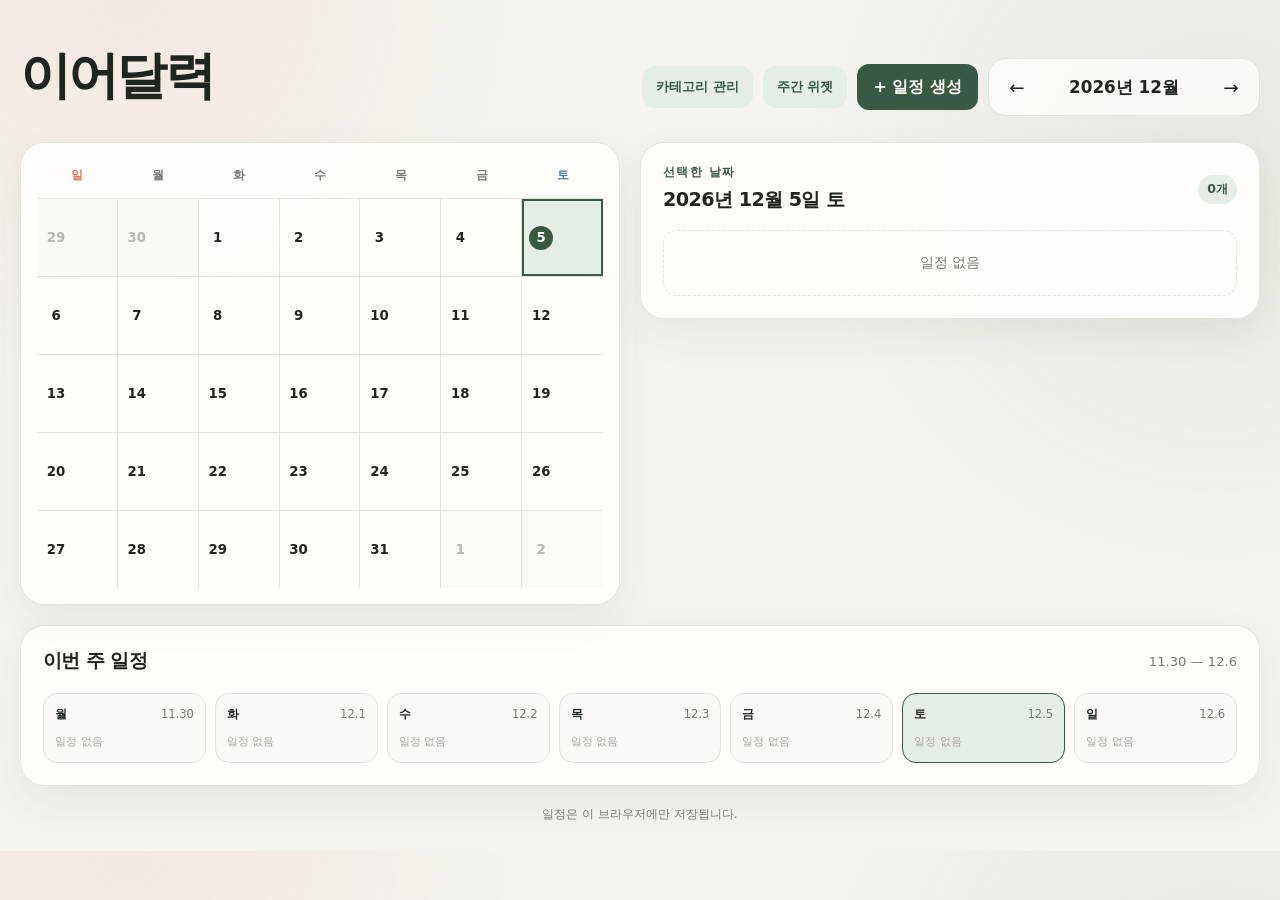
<file: index.html>
<!doctype html>
<html lang="ko">
  <head>
    <meta charset="UTF-8" />
    <meta name="viewport" content="width=device-width, initial-scale=1.0" />
    <meta name="description" content="일정과 관련 링크를 한곳에서 관리하는 월간 일정 웹앱" />
    <title>이어달력</title>
    <link rel="icon" href="data:image/svg+xml,%3Csvg xmlns='http://www.w3.org/2000/svg' viewBox='0 0 64 64'%3E%3Crect width='64' height='64' rx='16' fill='%23385a43'/%3E%3Cpath d='M18 26h28v22H18z' fill='%23fffefa'/%3E%3Cpath d='M18 31h28M25 18v12M39 18v12' stroke='%23fffefa' stroke-width='4' stroke-linecap='round'/%3E%3Ccircle cx='27' cy='39' r='3' fill='%23df775f'/%3E%3C/svg%3E" />
    <link rel="stylesheet" href="style.css" />
    <script src="calendar-data.js" defer></script>
    <script src="script.js" defer></script>
  </head>
  <body>
    <main class="app-shell">
      <header class="app-header">
        <div>
          <h1>이어달력</h1>
        </div>
        <div class="header-actions">
          <button class="widget-link" id="manage-categories" type="button">카테고리 관리</button>
          <a class="widget-link" href="widget.html">주간 위젯</a>
          <button class="primary-button header-create" id="create-event" type="button">+ 일정 생성</button>
          <div class="month-controls" aria-label="월 이동">
            <button class="icon-button" id="prev-month" type="button" aria-label="이전 달">←</button>
            <h2 id="current-month" aria-live="polite"></h2>
            <button class="icon-button" id="next-month" type="button" aria-label="다음 달">→</button>
          </div>
        </div>
      </header>

      <section class="workspace" aria-label="월간 일정 관리">
        <section class="calendar-card card" aria-labelledby="current-month">
          <div class="weekday-row" aria-hidden="true">
            <span>일</span><span>월</span><span>화</span><span>수</span><span>목</span><span>금</span><span>토</span>
          </div>
          <div id="calendar-grid" class="calendar-grid" role="grid" aria-label="월간 달력"></div>
        </section>

        <aside class="side-panel">
          <section class="card day-card" aria-labelledby="selected-date-heading">
            <div class="section-heading">
              <div>
                <p class="section-kicker">선택한 날짜</p>
                <h2 id="selected-date-heading"></h2>
              </div>
              <span id="event-count" class="count-badge"></span>
            </div>
            <div id="day-events" class="event-list" aria-live="polite"></div>
          </section>

        </aside>
      </section>

      <dialog id="event-dialog" class="form-dialog" aria-labelledby="form-heading">
          <section class="card form-card">
            <div class="section-heading">
              <div>
                <h2 id="form-heading">일정 생성</h2>
              </div>
              <button class="dialog-close" id="close-event-dialog" type="button" aria-label="닫기">×</button>
            </div>
            <form id="event-form" novalidate>
              <div class="field full-field">
                <label for="event-title">제목 <span aria-hidden="true">*</span></label>
                <input id="event-title" name="title" type="text" maxlength="60" required />
              </div>
              <div class="field-row">
                <div class="field">
                  <label for="event-date">시작 날짜 <span aria-hidden="true">*</span></label>
                  <input id="event-date" name="date" type="date" required />
                </div>
                <div class="field">
                  <label for="event-end-date">종료 날짜</label>
                  <input id="event-end-date" name="endDate" type="date" />
                </div>
              </div>
              <div class="field-row">
                <div class="field">
                  <label for="event-time">시간</label>
                  <input id="event-time" name="time" type="time" />
                </div>
                <div class="field">
                  <label for="event-type">카테고리</label>
                  <select id="event-type" name="type" required></select>
                </div>
              </div>
              <div class="field full-field">
                <label>관련 링크 <span class="optional">선택 · 여러 개 가능</span></label>
                <div id="event-links" class="link-fields"></div>
                <button class="add-link-button" id="add-link" type="button">+ 링크 추가</button>
              </div>
              <div class="field full-field">
                <label for="event-memo">메모 <span class="optional">선택</span></label>
                <textarea id="event-memo" name="memo" rows="3" maxlength="200"></textarea>
              </div>
              <p id="form-message" class="form-message" role="alert"></p>
              <div class="form-actions">
                <button class="primary-button" id="submit-button" type="submit">저장</button>
                <button class="secondary-button" id="cancel-edit" type="button">취소</button>
              </div>
            </form>
          </section>
      </dialog>

      <dialog id="category-dialog" class="form-dialog" aria-labelledby="category-heading">
        <section class="card form-card">
          <div class="section-heading">
            <h2 id="category-heading">카테고리 관리</h2>
            <button class="dialog-close" id="close-category-dialog" type="button" aria-label="닫기">×</button>
          </div>
          <form id="category-form">
            <div id="category-fields" class="category-fields"></div>
            <p id="category-message" class="form-message" role="alert"></p>
            <div class="form-actions">
              <button class="primary-button" type="submit">저장</button>
              <button class="secondary-button" id="cancel-categories" type="button">취소</button>
            </div>
          </form>
        </section>
      </dialog>

      <section class="card weekly-card" aria-labelledby="weekly-heading">
        <div class="section-heading weekly-heading-row">
          <div>
            <h2 id="weekly-heading">이번 주 일정</h2>
          </div>
          <p id="week-range" class="week-range"></p>
        </div>
        <div id="weekly-grid" class="weekly-grid"></div>
      </section>

      <footer>일정은 이 브라우저에만 저장됩니다.</footer>
    </main>
  </body>
</html>
</file>
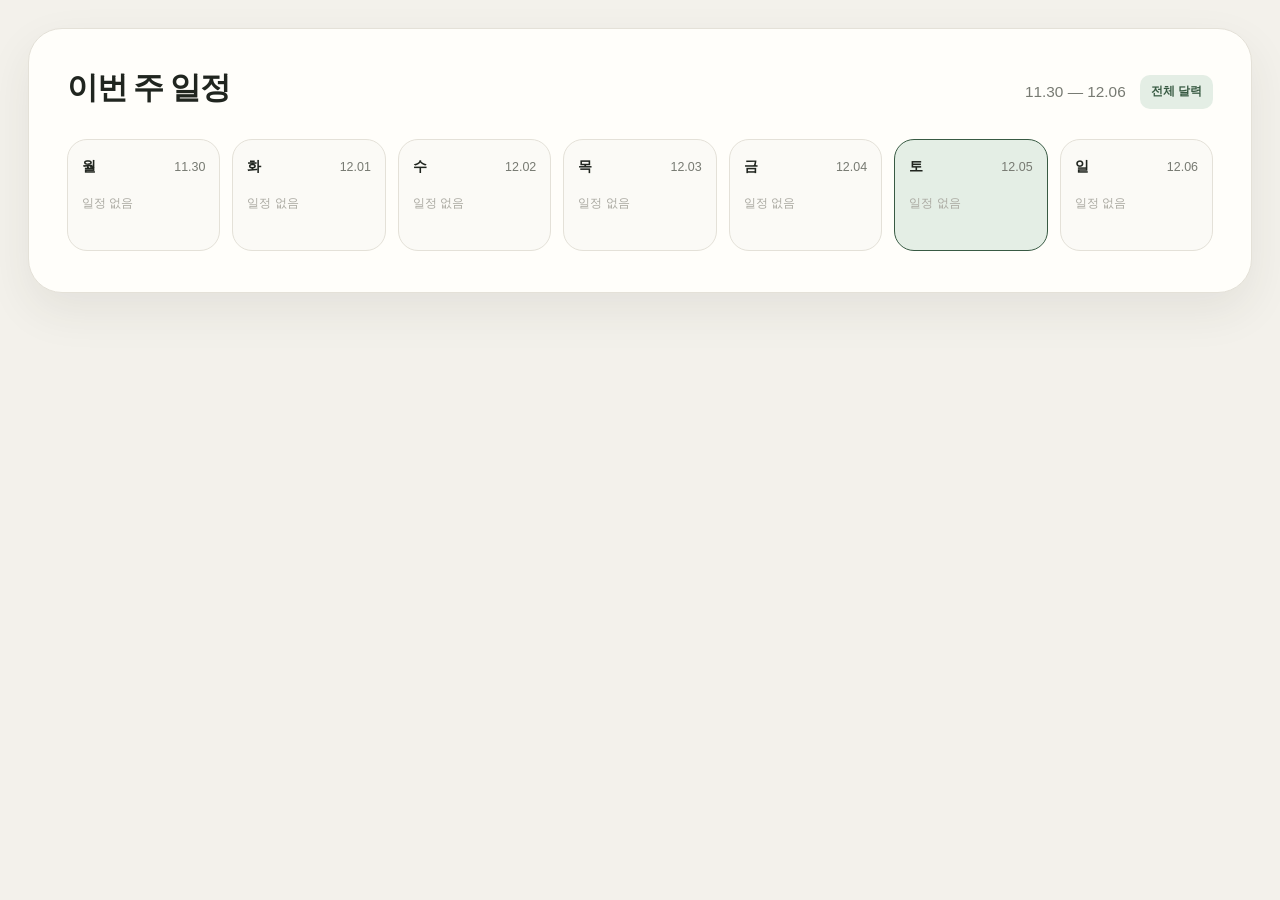
<file: widget.html>
<!doctype html>
<html lang="ko">
  <head>
    <meta charset="UTF-8" />
    <meta name="viewport" content="width=device-width, initial-scale=1.0" />
    <title>이어달력 주간 위젯</title>
    <link rel="stylesheet" href="widget.css" />
  </head>
  <body>
    <main class="widget-shell">
      <header class="widget-header">
        <div>
          <h1>이번 주 일정</h1>
        </div>
        <div class="header-side">
          <p id="week-range" class="week-range"></p>
          <a class="calendar-link" href="index.html" aria-label="전체 달력 열기">전체 달력</a>
        </div>
      </header>

      <section class="week-section" aria-label="이번 주 일별 일정">
        <div id="week-days" class="week-days"></div>
      </section>
    </main>

    <script src="calendar-data.js"></script>
    <script src="widget.js"></script>
  </body>
</html>
</file>
<file: style.css>
:root {
  --bg: #f5f3ee;
  --surface: #fffefa;
  --ink: #20251f;
  --muted: #777a72;
  --line: #e5e2d9;
  --accent: #385a43;
  --accent-soft: #e4eee5;
  --shadow: 0 16px 40px rgba(50, 51, 44, 0.07);
  color-scheme: light;
  font-family: Pretendard, "Noto Sans KR", system-ui, -apple-system, BlinkMacSystemFont, "Segoe UI", sans-serif;
}

* { box-sizing: border-box; }

body {
  margin: 0;
  min-width: 320px;
  color: var(--ink);
  background:
    radial-gradient(circle at 10% 0%, rgba(223, 119, 95, 0.09), transparent 25rem),
    radial-gradient(circle at 95% 20%, rgba(56, 90, 67, 0.08), transparent 26rem),
    var(--bg);
}

button, input, select, textarea { font: inherit; }
button { color: inherit; }
a { color: inherit; }

.app-shell {
  width: min(1240px, calc(100% - 40px));
  margin: 0 auto;
  padding: 42px 0 28px;
}

.app-header {
  display: flex;
  align-items: flex-end;
  justify-content: space-between;
  gap: 28px;
  margin-bottom: 26px;
}

.section-kicker {
  margin: 0 0 7px;
  color: var(--accent);
  font-size: 0.72rem;
  font-weight: 800;
  letter-spacing: 0.13em;
}

h1, h2, p { margin-top: 0; }
h1 { margin-bottom: 5px; font-size: clamp(2rem, 4vw, 3.2rem); letter-spacing: -0.055em; }

.header-actions {
  display: flex;
  align-items: center;
  gap: 10px;
}

.widget-link {
  padding: 12px 14px;
  border-radius: 13px;
  color: var(--accent);
  background: var(--accent-soft);
  font-size: .82rem;
  font-weight: 800;
  text-decoration: none;
}

.widget-link:hover,
.widget-link:focus-visible { outline: 2px solid var(--accent); }

.month-controls {
  display: flex;
  align-items: center;
  gap: 12px;
  padding: 7px;
  border: 1px solid var(--line);
  border-radius: 18px;
  background: rgba(255, 254, 250, 0.78);
}

.month-controls h2 { min-width: 148px; margin: 0; text-align: center; font-size: 1.05rem; }
.icon-button {
  width: 42px;
  height: 42px;
  border: 0;
  border-radius: 13px;
  background: transparent;
  cursor: pointer;
  font-size: 1.15rem;
}
.icon-button:hover, .icon-button:focus-visible { background: var(--accent-soft); outline: none; }

.card {
  border: 1px solid rgba(229, 226, 217, 0.9);
  border-radius: 24px;
  background: rgba(255, 254, 250, 0.94);
  box-shadow: var(--shadow);
}

.workspace { display: grid; grid-template-columns: minmax(0, 600px) minmax(310px, 1fr); gap: 20px; align-items: start; }
.calendar-card { padding: 16px; }
.weekday-row, .calendar-grid { display: grid; grid-template-columns: repeat(7, minmax(0, 1fr)); }
.weekday-row span { padding: 8px 4px 14px; color: var(--muted); text-align: center; font-size: 0.75rem; font-weight: 700; }
.weekday-row span:first-child { color: #df775f; }
.weekday-row span:last-child { color: #4d83a8; }

.calendar-day {
  position: relative;
  height: 78px;
  padding: 7px;
  border: 0;
  border-top: 1px solid var(--line);
  border-right: 1px solid var(--line);
  background: transparent;
  text-align: left;
  cursor: pointer;
  overflow: hidden;
}
.calendar-day:nth-child(7n) { border-right: 0; }
.calendar-day:hover { background: #f9f8f3; }
.calendar-day:focus-visible { z-index: 1; outline: 3px solid rgba(56, 90, 67, 0.32); outline-offset: -3px; }
.calendar-day.outside { color: #b8b8b0; background: rgba(245, 243, 238, 0.45); }
.calendar-day.selected { background: var(--accent-soft); box-shadow: inset 0 0 0 2px var(--accent); }
.calendar-day.drop-target {
  z-index: 1;
  background: #edf4ed;
  box-shadow: inset 0 0 0 3px var(--accent);
}
.day-number {
  display: grid;
  width: 24px;
  height: 24px;
  place-items: center;
  border-radius: 50%;
  font-size: 0.83rem;
  font-weight: 700;
}
.calendar-day.today .day-number { color: white; background: var(--accent); }
.event-chips { display: grid; gap: 3px; margin-top: 3px; max-height: 37px; overflow-y: auto; scrollbar-width: thin; }
.event-chip {
  display: block;
  height: 6px;
  min-height: 6px;
  border-radius: 999px;
  background: var(--category-color);
  cursor: grab;
  user-select: none;
}
.event-chip:active { cursor: grabbing; }
.event-chip.dragging { opacity: .45; }

.day-card, .form-card, .weekly-card { padding: 22px; }
.section-heading { display: flex; align-items: center; justify-content: space-between; gap: 12px; margin-bottom: 17px; }
.section-heading h2 { margin: 0; font-size: 1.2rem; letter-spacing: -0.03em; }
.count-badge { min-width: 34px; padding: 6px 9px; border-radius: 999px; color: var(--accent); background: var(--accent-soft); text-align: center; font-size: 0.78rem; font-weight: 800; }
.event-list { display: grid; gap: 10px; }
.empty-state { margin: 0; padding: 23px 12px; border: 1px dashed var(--line); border-radius: 14px; color: var(--muted); text-align: center; font-size: 0.86rem; }
.event-item { padding: 14px; border-left: 4px solid var(--category-color); border-radius: 12px; background: #faf8f3; }
.event-item.completed { border-color: #aaa9a1; background: #f0efea; opacity: .78; }
.event-item.completed .event-title { text-decoration: line-through; }
.event-item-head { display: flex; align-items: flex-start; justify-content: space-between; gap: 10px; }
.event-title { margin: 0; font-size: 0.95rem; overflow-wrap: anywhere; }
.type-label { display: inline-block; margin-top: 5px; color: var(--muted); font-size: 0.72rem; font-weight: 700; }
.event-detail { display: block; margin-top: 4px; color: var(--muted); font-size: .72rem; }
.event-memo { margin: 10px 0 0; color: #65685f; font-size: 0.8rem; line-height: 1.55; white-space: pre-wrap; overflow-wrap: anywhere; }
.event-links, .event-actions { display: flex; flex-wrap: wrap; gap: 7px; margin-top: 12px; }
.link-button, .complete-button, .edit-button, .delete-button { display: inline-flex; align-items: center; min-height: 33px; padding: 6px 10px; border-radius: 9px; font-size: 0.75rem; font-weight: 750; text-decoration: none; }
.link-button { color: white; background: var(--accent); }
.complete-button, .edit-button, .delete-button { border: 1px solid var(--line); background: transparent; cursor: pointer; }
.complete-button { color: var(--accent); }
.edit-button { color: #4d5f77; }
.delete-button { color: #865545; }
.link-button:hover, .link-button:focus-visible { background: #294633; }
.complete-button:hover, .complete-button:focus-visible { background: var(--accent-soft); }
.edit-button:hover, .edit-button:focus-visible { background: #e7edf4; }
.delete-button:hover, .delete-button:focus-visible { background: #faebe6; }

form { display: grid; gap: 13px; }
.field-row { display: grid; grid-template-columns: 1fr 1fr; gap: 12px; }
.field { display: grid; gap: 7px; }
.field label, .field-label { font-size: 0.78rem; font-weight: 750; }
.optional { margin-left: 4px; color: var(--muted); font-weight: 500; }
input, select, textarea {
  width: 100%;
  border: 1px solid var(--line);
  border-radius: 11px;
  color: var(--ink);
  background: #fff;
  padding: 10px 11px;
  font-size: 0.86rem;
}
textarea { resize: vertical; }
input:focus, select:focus, textarea:focus { border-color: var(--accent); outline: 3px solid rgba(56, 90, 67, 0.12); }
.link-fields { display: grid; gap: 7px; }
.link-field-row { display: grid; grid-template-columns: 1fr auto; gap: 7px; }
.add-link-button, .remove-link-button, .secondary-button {
  border: 1px solid var(--line);
  border-radius: 10px;
  color: var(--accent);
  background: transparent;
  font-weight: 750;
  cursor: pointer;
}
.add-link-button { justify-self: start; padding: 7px 10px; font-size: .76rem; }
.remove-link-button { padding: 0 10px; color: #865545; font-size: .72rem; }
.add-link-button:hover, .add-link-button:focus-visible,
.secondary-button:hover, .secondary-button:focus-visible { background: var(--accent-soft); }
.remove-link-button:hover, .remove-link-button:focus-visible { background: #faebe6; }
.form-message { min-height: 1.2em; margin: -2px 0 0; color: #a44835; font-size: 0.78rem; }
.form-actions { display: grid; grid-template-columns: 1fr auto; gap: 8px; }
.primary-button { min-height: 46px; border: 0; border-radius: 12px; color: white; background: var(--accent); font-weight: 800; cursor: pointer; }
.secondary-button { min-height: 46px; padding: 0 14px; }
.primary-button:hover, .primary-button:focus-visible { background: #294633; outline: 3px solid rgba(56, 90, 67, 0.2); }

.weekly-card { margin-top: 20px; }
.weekly-heading-row { margin-bottom: 19px; }
.week-range { margin: 0; color: var(--muted); font-size: 0.82rem; }
.weekly-grid { display: grid; grid-template-columns: repeat(7, minmax(0, 1fr)); gap: 9px; }
.week-day { min-width: 0; padding: 13px 11px; border: 1px solid var(--line); border-radius: 14px; background: #faf9f5; }
.week-day.today { border-color: var(--accent); background: var(--accent-soft); }
.week-day-head { display: flex; align-items: baseline; justify-content: space-between; gap: 5px; margin-bottom: 12px; }
.week-name { font-size: 0.72rem; font-weight: 800; }
.week-date { color: var(--muted); font-size: 0.72rem; }
.week-event-list { display: grid; gap: 7px; }
.week-event { padding: 8px; border-left: 3px solid var(--category-color); border-radius: 9px; background: #f5f3ee; font-size: 0.72rem; }
.week-event strong { display: block; overflow-wrap: anywhere; }
.week-event span { display: block; margin-top: 3px; color: var(--muted); font-size: 0.65rem; }
.week-event a { display: inline-block; margin-top: 7px; color: var(--accent); font-weight: 800; text-underline-offset: 2px; }
.week-empty { margin: 0; color: #aaa9a1; font-size: 0.7rem; }

footer { padding: 20px 4px 0; color: var(--muted); text-align: center; font-size: 0.75rem; }

.header-create { padding: 0 16px; white-space: nowrap; }
.header-actions > button.widget-link { border: 0; cursor: pointer; font: inherit; font-size: .82rem; font-weight: 800; }
.form-dialog { width: min(94vw, 530px); max-height: min(90vh, 800px); padding: 0; border: 0; border-radius: 24px; background: transparent; overflow-y: auto; }
.form-dialog::backdrop { background: rgba(25, 33, 27, .55); }
.form-dialog .card { box-shadow: none; }
.dialog-close { border: 0; background: transparent; font-size: 1.6rem; line-height: 1; cursor: pointer; }
.category-fields { display: grid; gap: 12px; }
.category-row { display: grid; grid-template-columns: 1fr 96px; gap: 12px; align-items: end; }
.category-row label { display: grid; gap: 6px; font-size: .78rem; font-weight: 750; }
.category-row input[type="color"] { height: 42px; padding: 4px; cursor: pointer; }

@media (max-width: 920px) {
  .workspace { grid-template-columns: 1fr; }
  .calendar-card { width: min(100%, 600px); }
  .weekly-grid { grid-template-columns: repeat(4, 1fr); }
}

@media (max-width: 680px) {
  .app-shell { width: min(100% - 24px, 560px); padding-top: 24px; }
  .app-header { align-items: stretch; flex-direction: column; gap: 18px; }
  .header-actions { align-items: stretch; flex-direction: column; }
  .widget-link { text-align: center; }
  .month-controls { justify-content: space-between; }
  .calendar-card { padding: 10px; border-radius: 18px; }
  .calendar-day { height: 58px; padding: 5px 4px; }
  .day-number { width: 25px; height: 25px; font-size: 0.76rem; }
  .event-chip { height: 5px; min-height: 5px; }
  .event-chips { max-height: 21px; gap: 2px; }
  .field-row { grid-template-columns: 1fr; }
  .form-actions { grid-template-columns: 1fr; }
  .weekly-grid { display: grid; grid-template-columns: 1fr; }
  .week-day { display: grid; grid-template-columns: 62px 1fr; gap: 8px; }
  .week-day-head { display: block; margin: 0; }
  .week-date { display: block; margin-top: 3px; }
  .weekly-heading-row { align-items: flex-start; flex-direction: column; }
}

@media (prefers-reduced-motion: no-preference) {
  button, a, input, select, textarea, .calendar-day { transition: background-color 160ms ease, border-color 160ms ease, transform 160ms ease; }
  .primary-button:hover { transform: translateY(-1px); }
}
</file>
<file: widget.css>
:root {
  --bg: #f3f1eb;
  --surface: #fffefa;
  --ink: #20251f;
  --muted: #777a72;
  --line: #e4e1d8;
  --accent: #385a43;
  --accent-soft: #e4eee5;
  color-scheme: light;
  font-family: Pretendard, "Noto Sans KR", "Apple SD Gothic Neo", sans-serif;
}

* { box-sizing: border-box; }

body {
  min-width: 320px;
  min-height: 100vh;
  margin: 0;
  padding: clamp(12px, 2.2vw, 28px);
  background: var(--bg);
  color: var(--ink);
}

a { color: inherit; }

.widget-shell {
  width: min(100%, 1320px);
  margin: 0 auto;
  padding: clamp(24px, 3vw, 38px);
  border: 1px solid var(--line);
  border-radius: 34px;
  background: var(--surface);
  box-shadow: 0 18px 46px rgba(50, 51, 44, .08);
}

.widget-header {
  display: flex;
  align-items: flex-end;
  justify-content: space-between;
  gap: 24px;
}

h1 {
  margin: 0;
  font-size: clamp(1.55rem, 2.4vw, 2.1rem);
  letter-spacing: -.045em;
}

.header-side {
  display: flex;
  align-items: center;
  gap: 14px;
}

.week-range {
  margin: 0;
  color: var(--muted);
  font-size: clamp(.84rem, 1.2vw, 1rem);
  white-space: nowrap;
}

.calendar-link {
  padding: 9px 11px;
  border-radius: 10px;
  color: var(--accent);
  background: var(--accent-soft);
  font-size: .74rem;
  font-weight: 850;
  text-decoration: none;
  white-space: nowrap;
}

.calendar-link:hover,
.calendar-link:focus-visible { outline: 2px solid var(--accent); }

.week-section {
  margin-top: 30px;
  overflow-x: auto;
  padding-bottom: 3px;
}

.week-days {
  display: grid;
  grid-template-columns: repeat(7, minmax(138px, 1fr));
  gap: 12px;
  min-width: 980px;
  align-items: stretch;
}

.day-card {
  min-width: 0;
  min-height: 112px;
  max-height: 210px;
  padding: 17px 14px;
  overflow: hidden;
  border: 1px solid var(--line);
  border-radius: 20px;
  background: #fbfaf6;
}

.day-card.today {
  border-color: var(--accent);
  background: var(--accent-soft);
}

.day-heading {
  display: flex;
  align-items: center;
  justify-content: space-between;
  gap: 8px;
  margin-bottom: 14px;
}

.day-name {
  font-size: .9rem;
  font-weight: 900;
}

.day-date {
  color: var(--muted);
  font-size: .78rem;
  white-space: nowrap;
}

.day-events {
  display: grid;
  gap: 7px;
  max-height: 150px;
  overflow-y: auto;
  padding-right: 3px;
  scrollbar-color: rgba(56, 90, 67, .34) transparent;
  scrollbar-width: thin;
}

.empty-state {
  margin: 5px 0 0;
  color: #aaa9a1;
  font-size: .78rem;
}

.event-item {
  padding: 8px 9px;
  border-left: 3px solid var(--category-color);
  border-radius: 9px;
  background: #f5f3ee;
}

.event-time { display: block; margin-top: 3px; color: var(--muted); font-size: .68rem; }

.event-title {
  display: block;
  overflow: hidden;
  margin: 0;
  color: var(--ink);
  font-size: .76rem;
  font-weight: 850;
  line-height: 1.35;
  text-overflow: ellipsis;
  white-space: nowrap;
}

a.event-title {
  text-decoration-color: var(--accent);
  text-decoration-thickness: 1.5px;
  text-underline-offset: 3px;
}

a.event-title:hover,
a.event-title:focus-visible { color: var(--accent); }

.event-links {
  display: flex;
  flex-wrap: wrap;
  gap: 4px;
  margin-top: 6px;
}

.event-links a {
  padding: 3px 5px;
  border-radius: 6px;
  color: var(--accent);
  background: rgba(255,255,255,.72);
  font-size: .62rem;
  font-weight: 850;
  text-decoration: none;
}

@media (max-width: 760px) {
  body { padding: 10px; }
  .widget-shell { padding: 22px 18px; border-radius: 24px; }
  .widget-header { align-items: flex-start; flex-direction: column; gap: 14px; }
  .header-side { width: 100%; justify-content: space-between; }
  .week-section { margin-top: 22px; }
  .week-days { grid-template-columns: repeat(7, 150px); min-width: max-content; }
  .day-card { max-height: 190px; }
}

@media (prefers-reduced-motion: no-preference) {
  a { transition: color 150ms ease, background-color 150ms ease; }
}
</file>
